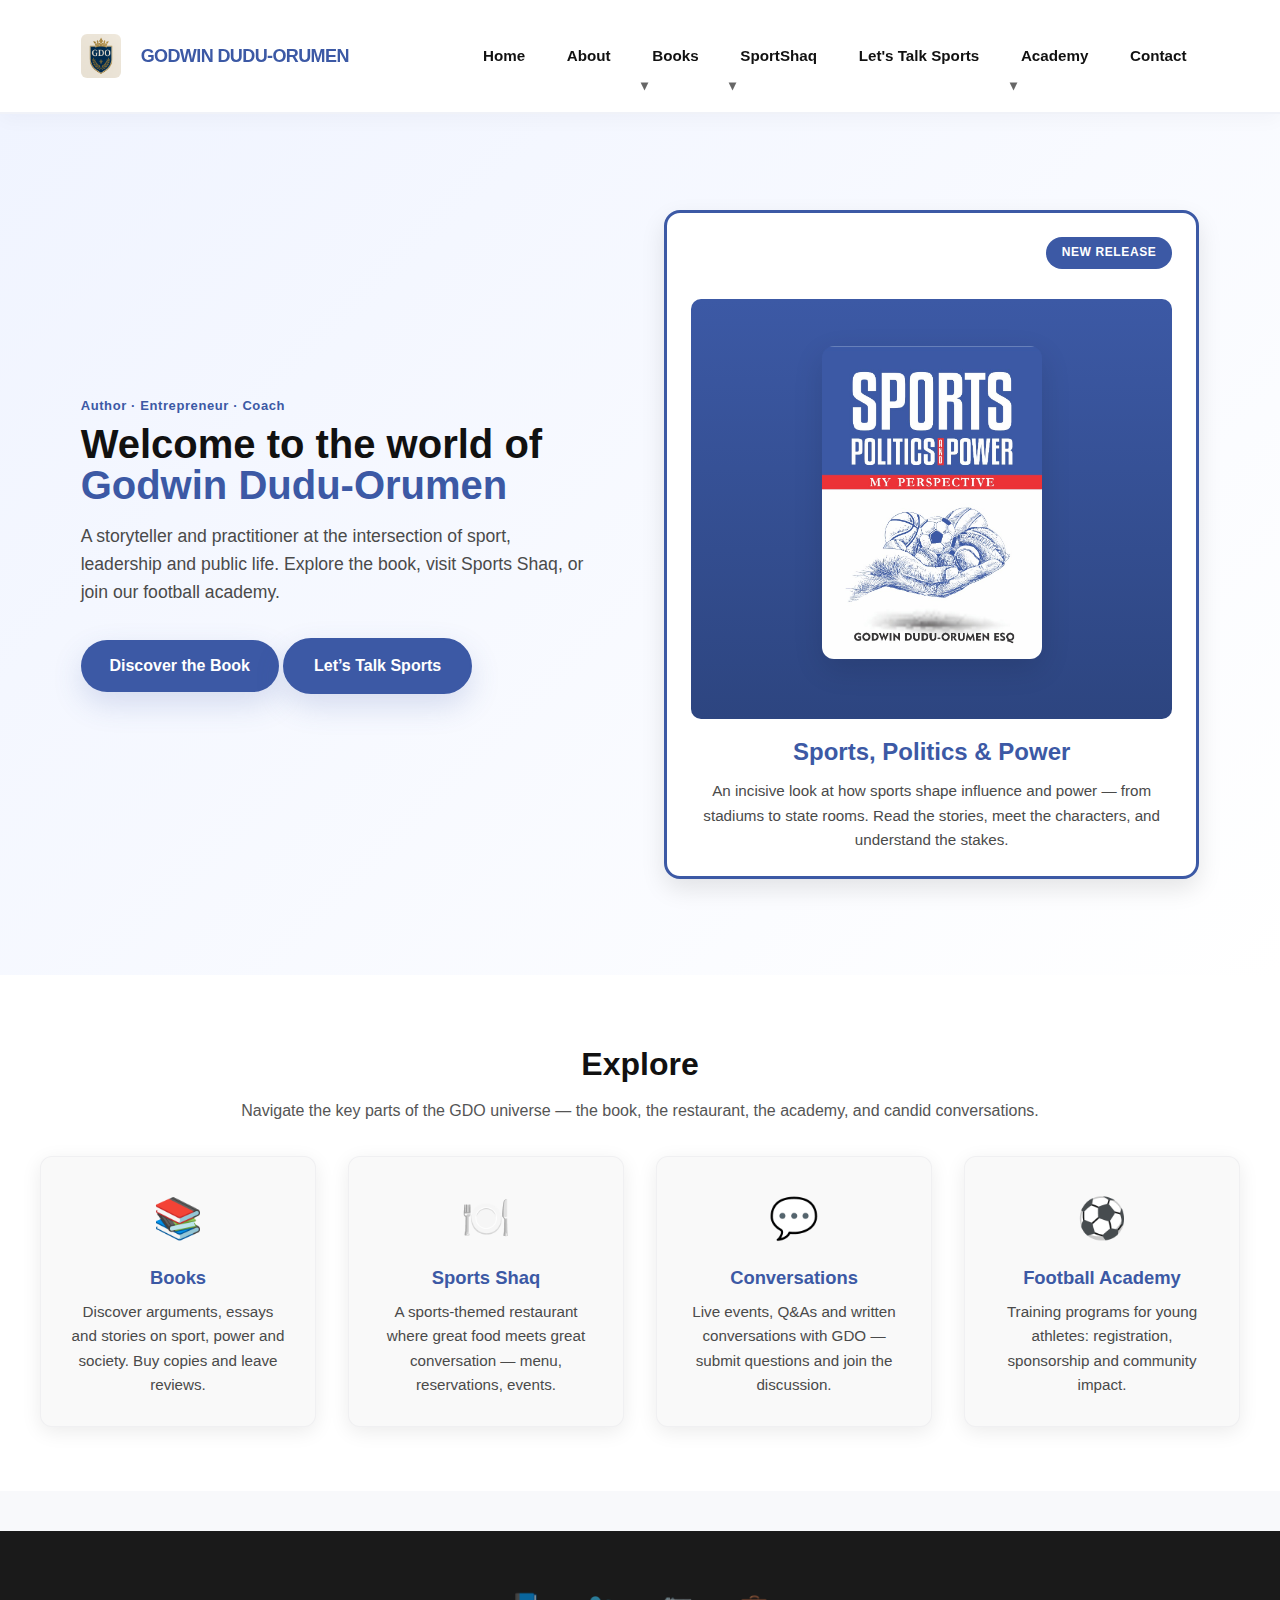
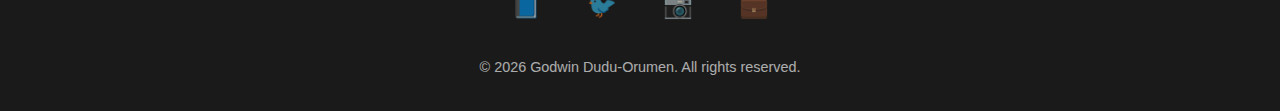
<file: index.html>
<!doctype html>
<html lang="en">
<head>
<meta charset="utf-8" />
<meta name="viewport" content="width=device-width,initial-scale=1" />
<title>Godwin Dudu-Orumen — Sports, Politics & Power</title>
<link rel="stylesheet" href="styles.css">
<style>
  /* --- BASE RESET --- */
  * { margin:0; padding:0; box-sizing:border-box; }
  body { font-family: 'Segoe UI', Tahoma, Geneva, Verdana, sans-serif; line-height:1.6; background:#f8f9fb; color:#1a1a1a; }
  a { text-decoration:none; color:inherit; }

  /* --- NAVIGATION --- */
  .site-nav { background:#fff; box-shadow:0 2px 10px rgba(0,0,0,0.05); padding:1rem 2rem; position:sticky; top:0; z-index:1000; }
  .nav-inner { max-width:1200px; margin:0 auto; display:flex; align-items:center; justify-content:space-between; flex-wrap:wrap; }
  .brand img { width:40px; vertical-align:middle; margin-right:8px; }
  .nav-links { display:flex; gap:1rem; flex-wrap:wrap; }
  .nav-links a { padding:0.5rem 0.8rem; font-weight:600; border-radius:6px; transition:0.3s; }
  .nav-links a:hover { background:#3c59a5; color:#fff; }
  .dropdown { position:relative; }
  .dropdown-toggle::after { content:' ▾'; font-size:0.8rem; margin-left:2px; }
  .dropdown-menu { position:absolute; top:100%; left:0; background:#fff; border-radius:8px; box-shadow:0 8px 20px rgba(0,0,0,0.15); display:none; flex-direction:column; min-width:180px; }
  .dropdown:hover .dropdown-menu { display:flex; }
  .dropdown-menu a { padding:0.6rem 1rem; color:#1a1a1a; font-weight:500; transition:0.3s; }
  .dropdown-menu a:hover { background:#3c59a5; color:#fff; padding-left:12px; }

  .nav-toggle { display:none; font-size:1.5rem; background:none; border:none; cursor:pointer; }

  /* --- HERO SECTION --- */
  .hero { padding:6rem 2rem; background:linear-gradient(135deg,#f0f4ff,#ffffff); }
  .hero-grid { display:grid; grid-template-columns:1fr 1fr; gap:3rem; max-width:1200px; margin:0 auto; align-items:center; }
  .kicker { font-weight:600; color:#3c59a5; margin-bottom:0.5rem; }
  .hero-title { font-size:2.5rem; font-weight:900; margin-bottom:1rem; }
  .hero-title .highlight { color:#3c59a5; }
  .hero-sub { font-size:1.1rem; margin-bottom:1.5rem; color:#4a4a4a; }
  .hero-cta .cta { display:inline-block; padding:0.8rem 1.8rem; border-radius:50px; font-weight:700; background:#3c59a5; color:#fff; transition:0.3s; margin-top:0.5rem; }
  .hero-cta .cta:hover { background:#2d4580; transform:translateY(-2px); }

  /* Hero image */
  .hero img { width:100%; max-width:320px; border-radius:50%; box-shadow:0 10px 30px rgba(0,0,0,0.12); transition:transform 0.3s; }
  .hero img:hover { transform:scale(1.05); }

  /* --- FEATURED BOOK --- */
  .featured-book { background:#fff; border-radius:16px; padding:1.5rem; box-shadow:0 10px 25px rgba(0,0,0,0.1); text-align:center; transition:0.3s; }
  .featured-book:hover { transform:translateY(-5px); }
  .book-badge { background:#3c59a5; color:#fff; padding:0.4rem 1rem; border-radius:50px; font-weight:700; display:inline-block; margin-bottom:1rem; }
  .book-cover img { width:100%; max-width:220px; height:auto; border-radius:12px; margin-bottom:0.8rem; }
  .book-info h3 { font-size:1.5rem; margin-bottom:0.5rem; color:#3c59a5; }
  .book-info p { color:#4a4a4a; font-size:0.95rem; }

  /* --- FLIP CARDS --- */
  .flip-grid { display:grid; grid-template-columns:repeat(auto-fit,minmax(250px,1fr)); gap:1.5rem; max-width:1200px; margin:2rem auto; }
  .flip-card { background:#3c59a5; color:#fff; perspective:1000px; border-radius:16px; height:200px; }
  .flip-inner { position:relative; width:100%; height:100%; text-align:center; transition:transform 0.6s; transform-style:preserve-3d; border-radius:16px; }
  .flip-card:hover .flip-inner { transform:rotateY(180deg); cursor:pointer; }
  .flip-front, .flip-back { position:absolute; width:100%; height:100%; backface-visibility:hidden; display:flex; align-items:center; justify-content:center; padding:1rem; border-radius:16px; }
  .flip-front { background:#3c59a5; font-weight:700; font-size:1.2rem; }
  .flip-back { background:#fff; color:#1a1a1a; transform:rotateY(180deg); font-size:0.95rem; font-weight:500; }

  /* --- STATS --- */
  .stats { display:flex; flex-wrap:wrap; justify-content:center; gap:2.5rem; margin:3rem 0; }
  .stat { background:#fff; padding:2rem; border-radius:16px; box-shadow:0 10px 25px rgba(0,0,0,0.08); text-align:center; width:150px; transition:transform 0.3s; }
  .stat:hover { transform:translateY(-5px); }
  .stat h3 { font-size:2rem; color:#3c59a5; margin-bottom:0.5rem; }
  .stat p { font-size:1rem; color:#4a4a4a; }

  /* --- EXPLORE CARDS --- */
  .explore { padding:4rem 2rem; background:#ffffff; }
  .section-title { font-size:2rem; font-weight:900; text-align:center; margin-bottom:0.5rem; }
  .section-sub { font-size:1rem; text-align:center; color:#555; margin-bottom:2rem; }
  .card-grid { display:grid; grid-template-columns:repeat(auto-fit,minmax(250px,1fr)); gap:2rem; max-width:1200px; margin:0 auto; }
  .card { background:#f9f9f9; padding:1.8rem; border-radius:12px; text-align:center; box-shadow:0 5px 20px rgba(0,0,0,0.08); transition:0.3s; }
  .card:hover { transform:translateY(-5px); box-shadow:0 10px 25px rgba(0,0,0,0.15); }
  .card .icon { font-size:2.5rem; margin-bottom:0.8rem; display:block; }
  .card h3 { color:#3c59a5; margin-bottom:0.5rem; }
  .card p { font-size:0.95rem; color:#4a4a4a; }

  /* --- FOOTER --- */
  .site-footer { background:#1a1a1a; color:#fff; padding:2rem; text-align:center; }
  .site-footer .socials a { margin:0 0.5rem; font-size:1.5rem; transition:0.3s; }
  .site-footer .socials a:hover { color:#3c59a5; transform:translateY(-2px); }
  .site-footer div { opacity:0.8; font-size:0.9rem; margin-top:0.5rem; }

  /* --- RESPONSIVE --- */
  @media(max-width:980px){
    .hero-grid { grid-template-columns:1fr; gap:2rem; }
    .hero img { max-width:280px; margin:0 auto; display:block; }
    .stats { flex-direction:column; gap:1.5rem; align-items:center; }
  }
  @media(max-width:640px){
    .nav-links{display:none;flex-direction:column; gap:0;}
    .nav-links.open{display:flex;}
    .nav-toggle{display:block;}
    .dropdown:hover .dropdown-menu{display:none;}
    .dropdown-menu{position:static;box-shadow:none;border:none;}
    .hero-title{font-size:1.8rem;}
    .hero-sub{font-size:1rem;}
    .hero-cta{display:flex;flex-direction:column;gap:12px;}
    .featured-book { margin-top:2rem; }
    .card-grid { grid-template-columns:1fr; }
  }
</style>
</head>
<body>

<!-- NAVIGATION -->
<nav class="site-nav">
  <div class="container nav-inner">
    <div class="brand"><img src="Images/sitelogo.png" alt="GDO logo" /> Godwin Dudu-Orumen</div>
    <button class="nav-toggle" onclick="document.querySelector('.nav-links').classList.toggle('open')">☰</button>
    <div class="nav-links">
      <a href="index.html">Home</a>
      <a href="about.html">About</a>
      <div class="dropdown">
        <a class="dropdown-toggle" href="#">Books</a>
        <div class="dropdown-menu"><a href="books.html">Sports, Politics & Power</a></div>
      </div>
      <div class="dropdown">
        <a class="dropdown-toggle" href="#">SportShaq</a>
        <div class="dropdown-menu"><a href="sportsshaq.html">Menu</a><a href="sportsshaq.html">RSVP</a></div>
      </div>
      <a href="conversation.html">Let's Talk Sports</a>
      <div class="dropdown">
        <a class="dropdown-toggle" href="#">Academy</a>
        <div class="dropdown-menu">
          <a href="academy-about.html">About The Academy</a>
          <a href="academy-registration.html">Register Now</a>
          <a href="academy-sponsor.html">Become A Sponsor</a>
          <a href="academy-donate.html">Donate</a>
          <a href="academy-academymedia.html">Media</a>
        </div>
      </div>
      <a href="contact.html">Contact</a>
    </div>
  </div>
</nav>

<!-- HERO -->
<section class="hero">
  <div class="container hero-grid">
    <div>
      <div class="kicker">Author · Entrepreneur · Coach</div>
      <h1 class="hero-title">Welcome to the world of <span class="highlight">Godwin Dudu-Orumen</span></h1>
      <p class="hero-sub">A storyteller and practitioner at the intersection of sport, leadership and public life. Explore the book, visit Sports Shaq, or join our football academy.</p>
      <div class="hero-cta">
        <a href="books.html" class="cta">Discover the Book</a>
        <a href="conversation.html" class="cta secondary">Let’s Talk Sports</a>
      </div>
    </div>

    <!-- FEATURED BOOK -->
    <aside class="featured-book">
      <div class="book-badge">NEW RELEASE</div>
      <div class="book-cover"><img src="Images/bookcover.jpg" alt="Sports, Politics & Power Book Cover"></div>
      <div class="book-info">
        <h3>Sports, Politics & Power</h3>
        <p>An incisive look at how sports shape influence and power — from stadiums to state rooms. Read the stories, meet the characters, and understand the stakes.</p>
      </div>
    </aside>
  </div>
</section>

<!-- EXPLORE CARDS -->
<section class="explore">
  <h2 class="section-title">Explore</h2>
  <p class="section-sub">Navigate the key parts of the GDO universe — the book, the restaurant, the academy, and candid conversations.</p>
  <div class="card-grid">
    <a href="books.html" class="card"><div class="icon">📚</div><h3>Books</h3><p>Discover arguments, essays and stories on sport, power and society. Buy copies and leave reviews.</p></a>
    <a href="sportsshaq.html" class="card"><div class="icon">🍽️</div><h3>Sports Shaq</h3><p>A sports-themed restaurant where great food meets great conversation — menu, reservations, events.</p></a>
    <a href="conversation.html" class="card"><div class="icon">💬</div><h3>Conversations</h3><p>Live events, Q&As and written conversations with GDO — submit questions and join the discussion.</p></a>
    <a href="academy-about.html" class="card"><div class="icon">⚽</div><h3>Football Academy</h3><p>Training programs for young athletes: registration, sponsorship and community impact.</p></a>
  </div>
</section>

<!-- FOOTER -->
<footer class="site-footer">
  <div class="container footer-inner">
    <div class="socials">
      <a href="#" aria-label="facebook">📘</a>
      <a href="#" aria-label="twitter">🐦</a>
      <a href="#" aria-label="instagram">📷</a>
      <a href="#" aria-label="linkedin">💼</a>
    </div>
    <div>© <span id="year"></span> Godwin Dudu-Orumen. All rights reserved.</div>
  </div>
</footer>

<script>
  document.getElementById('year').textContent = new Date().getFullYear();

  // Animated counters
  const counters = document.querySelectorAll('.counter');
  counters.forEach(counter => {
    const updateCount = () => {
      const target = +counter.getAttribute('data-target');
      const count = +counter.innerText;
      const increment = target / 200;
      if(count < target){
        counter.innerText = Math.ceil(count + increment);
        setTimeout(updateCount, 10);
      } else { counter.innerText = target; }
    }
    updateCount();
  });
</script>
</body>
</html>
</file>
<file: styles.css>
/* styles.css
   Global styles for the GDO site - royal/futuristic theme
   Primary color: #3c59a5
*/

/* --- Root colors & base --- */
:root{
  --primary:#3c59a5;
  --primary-dark:#2d4580;
  --accent:#00d4ff;
  --muted:#f0f4ff;
  --white:#ffffff;
  --black:#111;
  --soft:#f7f9ff;
  --card-shadow: 0 18px 40px rgba(20,30,70,0.08);
  --glass: rgba(255,255,255,0.6);
}

*{box-sizing:border-box;margin:0;padding:0}
html,body{height:100%}
body{
  font-family: "Segoe UI", Roboto, Arial, sans-serif;
  color:var(--black);
  background: linear-gradient(180deg, var(--soft), #ffffff 60%);
  -webkit-font-smoothing:antialiased;
  -moz-osx-font-smoothing:grayscale;
  line-height:1.5;
}

/* --- container --- */
.container{width:92%;max-width:1200px;margin:0 auto}

/* --- NAVBAR --- */
nav.site-nav{
  position:sticky;top:0;z-index:120;
  background: rgba(255,255,255,0.96);
  backdrop-filter: blur(6px);
  border-bottom: 2px solid rgba(60,89,165,0.08);
  box-shadow: 0 6px 18px rgba(20,30,70,0.03);
}
nav .nav-inner{display:flex;align-items:center;justify-content:space-between;padding:18px 0}
.brand{
  display:flex;align-items:center;gap:12px;font-weight:800;color:var(--primary);letter-spacing:-0.6px;
  text-transform:uppercase;font-size:18px;
}
.brand img{height:44px;border-radius:6px}

/* nav links */
.nav-links{display:flex;gap:22px;align-items:center}
.nav-links a{color:var(--black);text-decoration:none;font-weight:600;font-size:0.95rem;position:relative;padding:6px 0}
.nav-links a::after{content:"";position:absolute;left:0;bottom:-6px;width:0;height:3px;background:var(--primary);transition:width .25s ease}
.nav-links a:hover{color:var(--primary)}
.nav-links a:hover::after{width:100%}

/* dropdown */
.dropdown{position:relative}
.dropdown .dropdown-toggle::after{content:" ▾";font-size:0.85rem;color:rgba(0,0,0,0.6)}
.dropdown-menu{position:absolute;top:calc(100% + 10px);left:0;background:var(--white);min-width:210px;border-radius:10px;padding:8px 0;box-shadow:0 12px 30px rgba(20,30,70,0.08);display:none}
.dropdown:hover .dropdown-menu{display:block}
.dropdown-menu a{display:block;padding:10px 14px;color:var(--black);text-decoration:none;font-weight:500}
.dropdown-menu a:hover{background:var(--muted);color:var(--primary);padding-left:18px;}

/* mobile nav button */
.nav-toggle{display:none;background:none;border:0;font-size:20px;color:var(--primary);cursor:pointer}

/* --- HERO --- */
.hero{
  padding:90px 0 60px;position:relative;overflow:hidden;
}
.hero-grid{display:grid;grid-template-columns:1fr 480px;gap:36px;align-items:center}
.hero-title{font-size:44px;line-height:1.02;font-weight:900;color:var(--black)}
.hero-title .highlight{color:var(--primary);display:inline-block}
.hero-sub{margin-top:14px;color:#444;font-size:1.05rem;max-width:52ch}
.hero-cta{margin-top:22px}
.cta{display:inline-block;padding:14px 26px;border-radius:999px;background:linear-gradient(90deg,var(--primary),var(--primary-dark));color:#fff;font-weight:800;text-decoration:none;box-shadow:0 12px 30px rgba(60,89,165,0.18)}
.cta.secondary{background:transparent;color:var(--primary);border:2px solid var(--primary);}

/* book card */
.featured-book{background:var(--white);border-radius:16px;padding:20px;border:3px solid var(--primary);box-shadow:var(--card-shadow);display:flex;flex-direction:column;gap:14px}
.book-badge{align-self:flex-end;background:var(--primary);color:white;padding:6px 12px;border-radius:999px;font-weight:800;font-size:12px;letter-spacing:0.6px}
.book-cover{width:100%;height:420px;border-radius:10px;overflow:hidden;display:flex;align-items:center;justify-content:center;background:linear-gradient(180deg,var(--primary),var(--primary-dark));color:white;font-size:28px;font-weight:800}

/* --- EXPLORE / CARDS --- */
.explore{padding:56px 0}
.section-title{text-align:center;font-size:32px;font-weight:900;margin-bottom:6px;color:var(--black)}
.section-sub{color:#556;font-size:1rem;text-align:center;margin-bottom:28px}
.card-grid{display:grid;grid-template-columns:repeat(auto-fit,minmax(260px,1fr));gap:22px}
.card{background:var(--white);border-radius:14px;padding:26px;border:1px solid rgba(20,30,70,0.04);box-shadow:0 10px 30px rgba(20,30,70,0.04);text-decoration:none;color:inherit;display:block;transition:all .28s ease}
.card:hover{transform:translateY(-8px);box-shadow:0 24px 60px rgba(20,30,70,0.08);border-color:var(--primary)}
.card .icon{font-size:34px;margin-bottom:12px}
.card h3{color:var(--primary);font-size:1.15rem;margin-bottom:8px;font-weight:800}
.card p{color:#444;font-size:0.98rem}

/* --- FOOTER --- */
.site-footer{background:#111;color:#fff;padding:36px 0;margin-top:40px}
.site-footer .footer-inner{display:flex;flex-direction:column;gap:14px;align-items:center}
.socials{display:flex;gap:14px}
.socials a{color:#fff;text-decoration:none;font-size:20px;display:inline-block;padding:8px;border-radius:8px}
.socials a:hover{background:rgba(255,255,255,0.06);color:var(--primary)}

/* --- forms minimal --- */
.form {background:var(--white);padding:20px;border-radius:10px;border:1px solid rgba(20,30,70,0.04)}
.form input,.form textarea{width:100%;padding:10px;border-radius:8px;border:1px solid #ddd;margin-bottom:10px;font-size:14px}
.form button{background:var(--primary);color:#fff;padding:10px 16px;border-radius:8px;border:0;cursor:pointer;font-weight:700}

/* --- utility --- */
.grid-two{display:grid;grid-template-columns:1fr 1fr;gap:20px}
.kicker{font-size:13px;color:var(--primary);font-weight:800;letter-spacing:0.6px;margin-bottom:8px}

/* --- responsive --- */
@media (max-width:980px){
  .hero-grid{grid-template-columns:1fr; padding-top:40px}
  .book-cover{height:320px}
  .hero{padding:70px 0 40px}
}
@media (max-width:640px){
  .nav-links{display:none}
  .nav-toggle{display:block}
  .dropdown:hover .dropdown-menu{display:none}
  .dropdown-menu{position:static;box-shadow:none;border:none}
  nav .nav-inner{gap:12px}
  .brand{font-size:16px}
  .hero-title{font-size:28px}
  .book-cover{height:220px}
  .card-grid{grid-template-columns:1fr}
}
</file>
